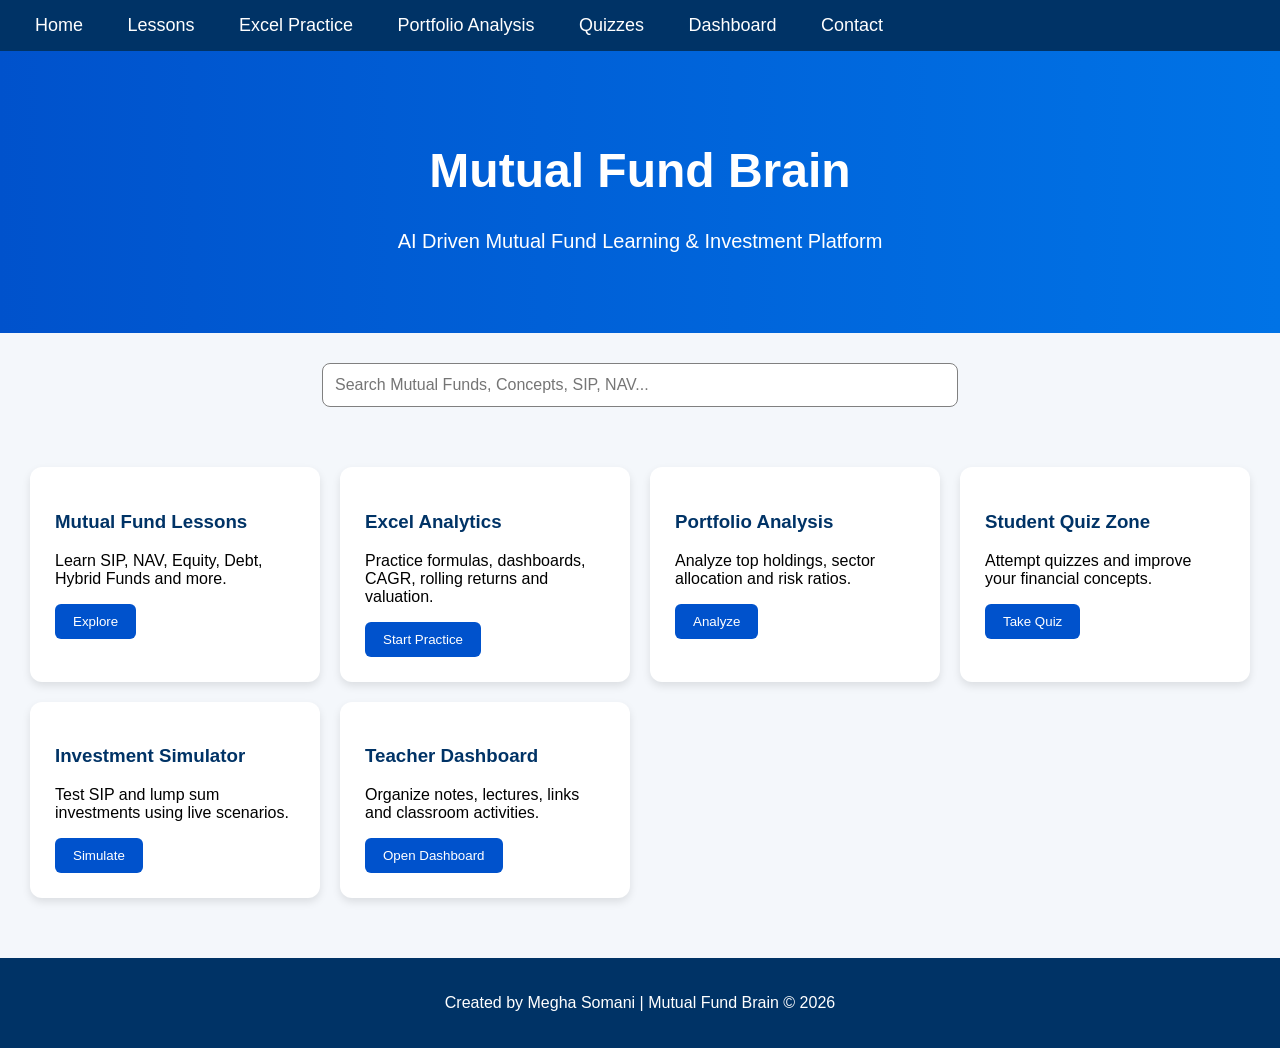
<file: index.html>
<!DOCTYPE html>
<html lang="en">

<head>
    <meta charset="UTF-8">
    <meta name="viewport" content="width=device-width, initial-scale=1.0">
    <title>Mutual Fund Brain</title>

    <style>

        body {
            margin: 0;
            font-family: Arial, sans-serif;
            background-color: #f4f7fb;
        }

        /* Navigation Bar */

        .navbar {
            background-color: #003366;
            overflow: hidden;
            padding: 15px;
        }

        .navbar a {
            color: white;
            text-decoration: none;
            padding: 14px 20px;
            font-size: 18px;
        }

        .navbar a:hover {
            background-color: #0055aa;
            border-radius: 5px;
        }

        /* Hero Section */

        .hero {
            text-align: center;
            padding: 60px 20px;
            background: linear-gradient(to right, #0052cc, #0073e6);
            color: white;
        }

        .hero h1 {
            font-size: 48px;
        }

        .hero p {
            font-size: 20px;
        }

        /* Search Box */

        .search-box {
            text-align: center;
            margin: 30px;
        }

        .search-box input {
            width: 50%;
            padding: 12px;
            font-size: 16px;
            border-radius: 8px;
            border: 1px solid gray;
        }

        /* Cards */

        .container {
            display: grid;
            grid-template-columns: repeat(auto-fit, minmax(250px, 1fr));
            gap: 20px;
            padding: 30px;
        }

        .card {
            background-color: white;
            padding: 25px;
            border-radius: 12px;
            box-shadow: 0px 4px 8px rgba(0,0,0,0.1);
            transition: 0.3s;
        }

        .card:hover {
            transform: scale(1.03);
        }

        .card h3 {
            color: #003366;
        }

        .button {
            background-color: #0052cc;
            color: white;
            padding: 10px 18px;
            border: none;
            border-radius: 6px;
            cursor: pointer;
        }

        .button:hover {
            background-color: #003d99;
        }

        /* Footer */

        footer {
            background-color: #003366;
            color: white;
            text-align: center;
            padding: 20px;
            margin-top: 30px;
        }

    </style>

</head>

<body>

    <!-- Navigation -->

    <div class="navbar">
        <a href="#">Home</a>
        <a href="#">Lessons</a>
        <a href="#">Excel Practice</a>
        <a href="#">Portfolio Analysis</a>
        <a href="#">Quizzes</a>
        <a href="#">Dashboard</a>
        <a href="#">Contact</a>
    </div>

    <!-- Hero Section -->

    <div class="hero">
        <h1>Mutual Fund Brain</h1>
        <p>AI Driven Mutual Fund Learning & Investment Platform</p>
    </div>

    <!-- Search -->

    <div class="search-box">
        <input type="text" placeholder="Search Mutual Funds, Concepts, SIP, NAV...">
    </div>

    <!-- Cards -->

    <div class="container">

        <div class="card">
    <h3>Mutual Fund Lessons</h3>
    <p>Learn SIP, NAV, Equity, Debt, Hybrid Funds and more.</p>

    <a href="lessons.html">
        <button class="button">Explore</button>
    </a>

</div>
        <div class="card">
            <h3>Excel Analytics</h3>
            <p>Practice formulas, dashboards, CAGR, rolling returns and valuation.</p>
            <button class="button">Start Practice</button>
        </div>

        <div class="card">
            <h3>Portfolio Analysis</h3>
            <p>Analyze top holdings, sector allocation and risk ratios.</p>
            <button class="button">Analyze</button>
        </div>

        <div class="card">
            <h3>Student Quiz Zone</h3>
            <p>Attempt quizzes and improve your financial concepts.</p>
            <button class="button">Take Quiz</button>
        </div>

        <div class="card">
            <h3>Investment Simulator</h3>
            <p>Test SIP and lump sum investments using live scenarios.</p>
            <button class="button">Simulate</button>
        </div>

        <div class="card">
            <h3>Teacher Dashboard</h3>
            <p>Organize notes, lectures, links and classroom activities.</p>
            <button class="button">Open Dashboard</button>
        </div>

    </div>

    <!-- Footer -->

    <footer>
        <p>Created by Megha Somani | Mutual Fund Brain © 2026</p>
    </footer>

</body>

</html>
</file>
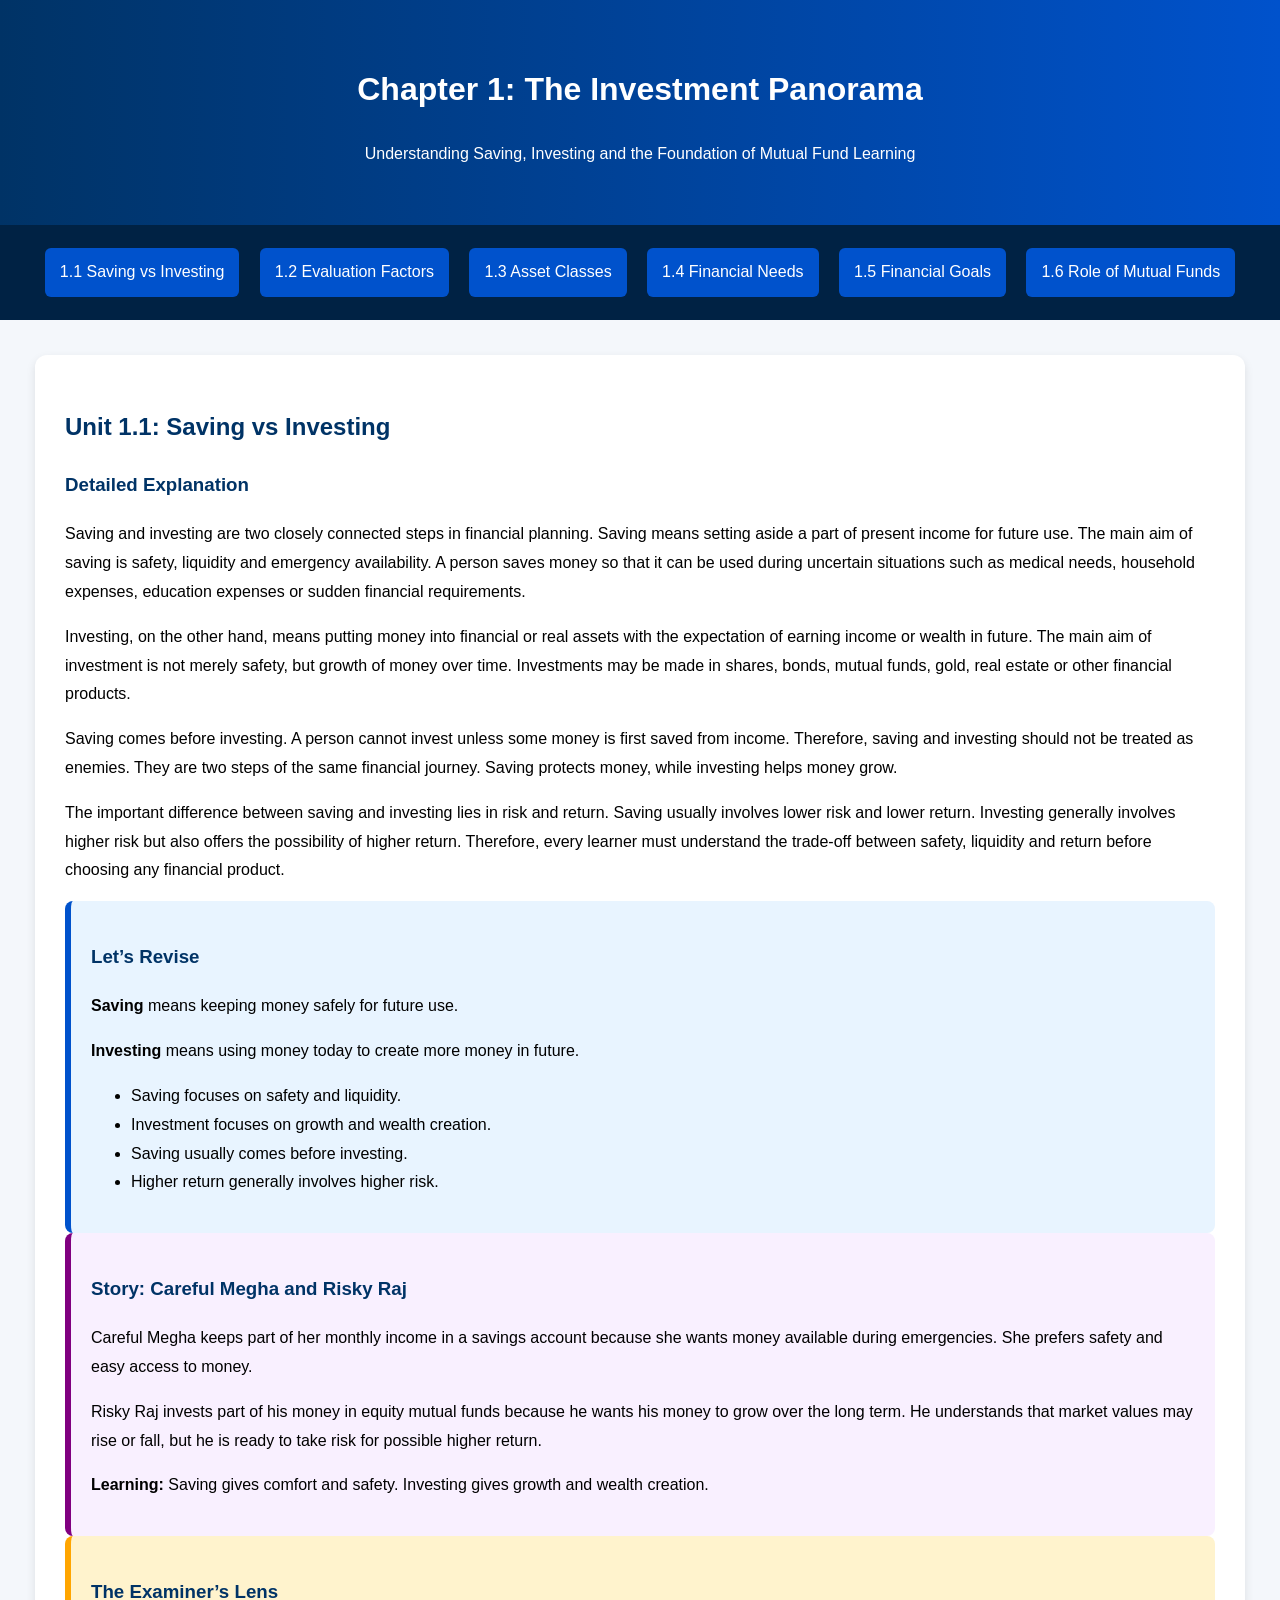
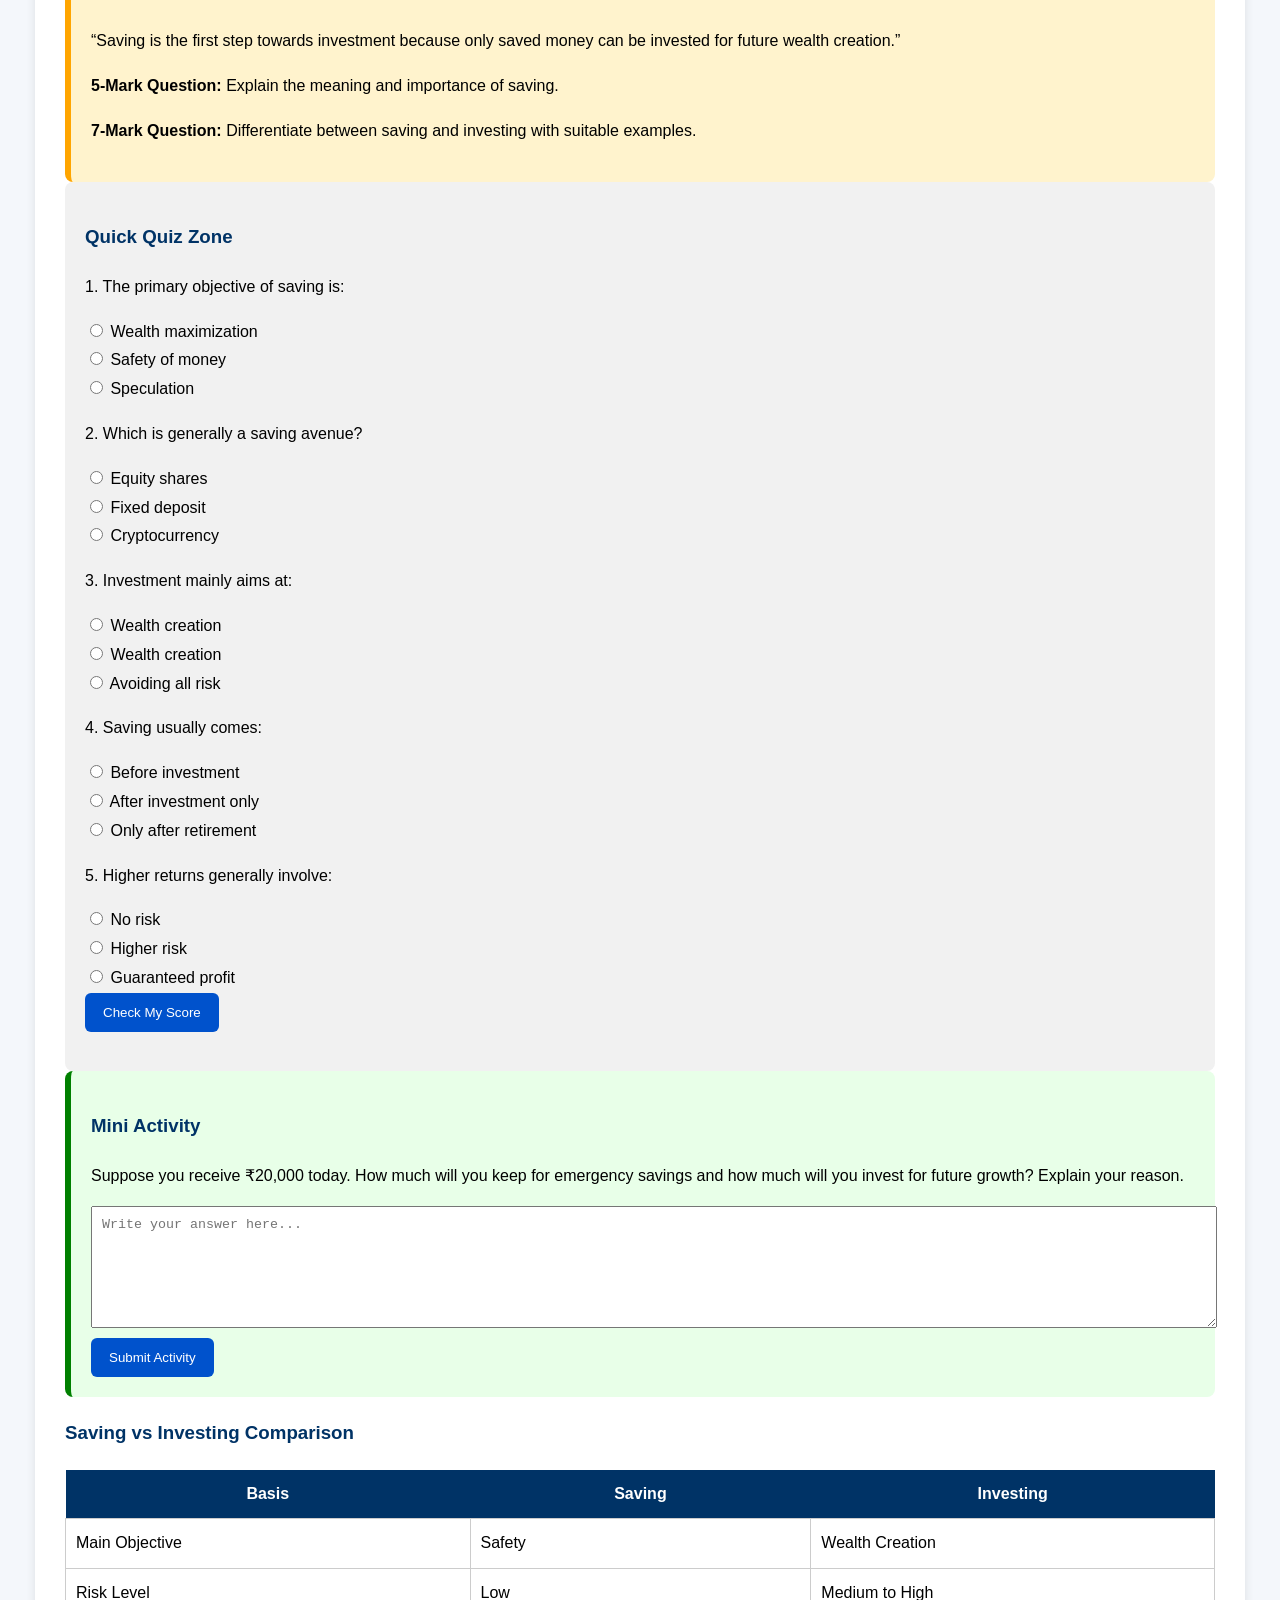
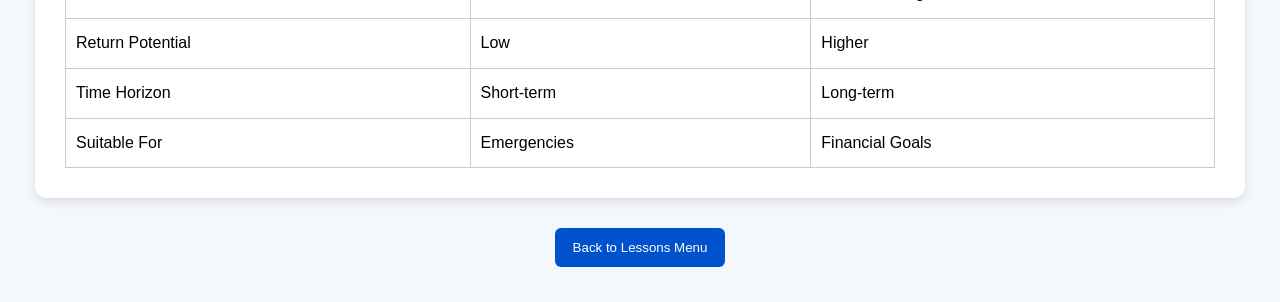
<file: chapter 1.html>
<!DOCTYPE html>
<html>
<head>
    <title>Chapter 1: The Investment Panorama</title>
    <style>
        body { font-family: Arial; background:#f4f7fb; margin:0; line-height:1.8; }
        .header { background:linear-gradient(to right,#003366,#0052cc); color:white; text-align:center; padding:40px; }
        .nav { background:#002244; padding:15px; text-align:center; }
        .nav a { color:white; text-decoration:none; margin:8px; padding:10px 15px; background:#0052cc; border-radius:6px; display:inline-block; }
        .container { padding:35px; }
        .section { background:white; padding:30px; margin-bottom:30px; border-radius:12px; box-shadow:0 4px 10px rgba(0,0,0,0.1); }
        h2, h3 { color:#003366; }
        .revise { background:#e8f4ff; border-left:6px solid #0052cc; padding:20px; border-radius:8px; }
        .story { background:#f9f0ff; border-left:6px solid purple; padding:20px; border-radius:8px; }
        .examiner { background:#fff3cd; border-left:6px solid orange; padding:20px; border-radius:8px; }
        .quiz { background:#f1f1f1; padding:20px; border-radius:8px; }
        .activity { background:#e8ffe8; border-left:6px solid green; padding:20px; border-radius:8px; }
        textarea { width:100%; height:100px; padding:10px; }
        button { background:#0052cc; color:white; border:none; padding:12px 18px; border-radius:6px; cursor:pointer; }
        button:hover { background:#003d99; }
        table { width:100%; border-collapse:collapse; margin-top:20px; }
        th { background:#003366; color:white; padding:10px; }
        td { border:1px solid #ccc; padding:10px; }
        a.home { color:white; text-decoration:none; }
    </style>
</head>

<body>

<div class="header">
    <h1>Chapter 1: The Investment Panorama</h1>
    <p>Understanding Saving, Investing and the Foundation of Mutual Fund Learning</p>
</div>

<div class="nav">
    <a href="#unit1">1.1 Saving vs Investing</a>
    <a href="#">1.2 Evaluation Factors</a>
    <a href="#">1.3 Asset Classes</a>
    <a href="#">1.4 Financial Needs</a>
    <a href="#">1.5 Financial Goals</a>
    <a href="#">1.6 Role of Mutual Funds</a>
</div>

<div class="container">

<div class="section" id="unit1">
    <h2>Unit 1.1: Saving vs Investing</h2>

    <h3>Detailed Explanation</h3>

    <p>
        Saving and investing are two closely connected steps in financial planning.
        Saving means setting aside a part of present income for future use. The main aim of saving is safety, liquidity and emergency availability.
        A person saves money so that it can be used during uncertain situations such as medical needs, household expenses, education expenses or sudden financial requirements.
    </p>

    <p>
        Investing, on the other hand, means putting money into financial or real assets with the expectation of earning income or wealth in future.
        The main aim of investment is not merely safety, but growth of money over time. Investments may be made in shares, bonds, mutual funds, gold, real estate or other financial products.
    </p>

    <p>
        Saving comes before investing. A person cannot invest unless some money is first saved from income.
        Therefore, saving and investing should not be treated as enemies. They are two steps of the same financial journey.
        Saving protects money, while investing helps money grow.
    </p>

    <p>
        The important difference between saving and investing lies in risk and return.
        Saving usually involves lower risk and lower return. Investing generally involves higher risk but also offers the possibility of higher return.
        Therefore, every learner must understand the trade-off between safety, liquidity and return before choosing any financial product.
    </p>

    <div class="revise">
        <h3>Let’s Revise</h3>
        <p><b>Saving</b> means keeping money safely for future use.</p>
        <p><b>Investing</b> means using money today to create more money in future.</p>

        <ul>
            <li>Saving focuses on safety and liquidity.</li>
            <li>Investment focuses on growth and wealth creation.</li>
            <li>Saving usually comes before investing.</li>
            <li>Higher return generally involves higher risk.</li>
        </ul>
    </div>

    <div class="story">
        <h3>Story: Careful Megha and Risky Raj</h3>

        <p>
            Careful Megha keeps part of her monthly income in a savings account because she wants money available during emergencies.
            She prefers safety and easy access to money.
        </p>

        <p>
            Risky Raj invests part of his money in equity mutual funds because he wants his money to grow over the long term.
            He understands that market values may rise or fall, but he is ready to take risk for possible higher return.
        </p>

        <p><b>Learning:</b> Saving gives comfort and safety. Investing gives growth and wealth creation.</p>
    </div>

    <div class="examiner">
        <h3>The Examiner’s Lens</h3>

        <p>
            “Saving is the first step towards investment because only saved money can be invested for future wealth creation.”
        </p>

        <p><b>5-Mark Question:</b> Explain the meaning and importance of saving.</p>
        <p><b>7-Mark Question:</b> Differentiate between saving and investing with suitable examples.</p>
    </div>

    <div class="quiz">
        <h3>Quick Quiz Zone</h3>

        <p>1. The primary objective of saving is:</p>
        <input type="radio" name="q1"> Wealth maximization<br>
        <input type="radio" name="q1" data-correct="yes"> Safety of money<br>
        <input type="radio" name="q1"> Speculation<br>

        <p>2. Which is generally a saving avenue?</p>
        <input type="radio" name="q2"> Equity shares<br>
        <input type="radio" name="q2" data-correct="yes"> Fixed deposit<br>
        <input type="radio" name="q2"> Cryptocurrency<br>

        <p>3. Investment mainly aims at:</p>
        <input type="radio" name="q3"> Wealth creation<br>
        <input type="radio" name="q3" data-correct="yes"> Wealth creation<br>
        <input type="radio" name="q3"> Avoiding all risk<br>

        <p>4. Saving usually comes:</p>
        <input type="radio" name="q4" data-correct="yes"> Before investment<br>
        <input type="radio" name="q4"> After investment only<br>
        <input type="radio" name="q4"> Only after retirement<br>

        <p>5. Higher returns generally involve:</p>
        <input type="radio" name="q5"> No risk<br>
        <input type="radio" name="q5" data-correct="yes"> Higher risk<br>
        <input type="radio" name="q5"> Guaranteed profit<br>

        <button onclick="checkScore()">Check My Score</button>
        <h3 id="score"></h3>
    </div>

    <div class="activity">
        <h3>Mini Activity</h3>
        <p>
            Suppose you receive ₹20,000 today. How much will you keep for emergency savings and how much will you invest for future growth? Explain your reason.
        </p>
        <textarea placeholder="Write your answer here..."></textarea><br>
        <button onclick="alert('Activity submitted for self-practice!')">Submit Activity</button>
    </div>

    <h3>Saving vs Investing Comparison</h3>

    <table>
        <tr>
            <th>Basis</th>
            <th>Saving</th>
            <th>Investing</th>
        </tr>
        <tr>
            <td>Main Objective</td>
            <td>Safety</td>
            <td>Wealth Creation</td>
        </tr>
        <tr>
            <td>Risk Level</td>
            <td>Low</td>
            <td>Medium to High</td>
        </tr>
        <tr>
            <td>Return Potential</td>
            <td>Low</td>
            <td>Higher</td>
        </tr>
        <tr>
            <td>Time Horizon</td>
            <td>Short-term</td>
            <td>Long-term</td>
        </tr>
        <tr>
            <td>Suitable For</td>
            <td>Emergencies</td>
            <td>Financial Goals</td>
        </tr>
    </table>

</div>

<center>
    <button><a class="home" href="lessons.html">Back to Lessons Menu</a></button>
</center>

</div>

<script>
function checkScore() {
    let score = 0;
    let correctAnswers = document.querySelectorAll('input[data-correct="yes"]');

    correctAnswers.forEach(function(answer) {
        if (answer.checked) {
            score++;
        }
    });

    let feedback = "";

    if (score == 5) {
        feedback = "Excellent Financial Foundation!";
    } else if (score >= 3) {
        feedback = "Good Understanding. Revise once more.";
    } else {
        feedback = "Please revise the concept again.";
    }

    document.getElementById("score").innerHTML = "Your Score: " + score + " / 5<br>" + feedback;
}
</script>

</body>
</html>
</file>
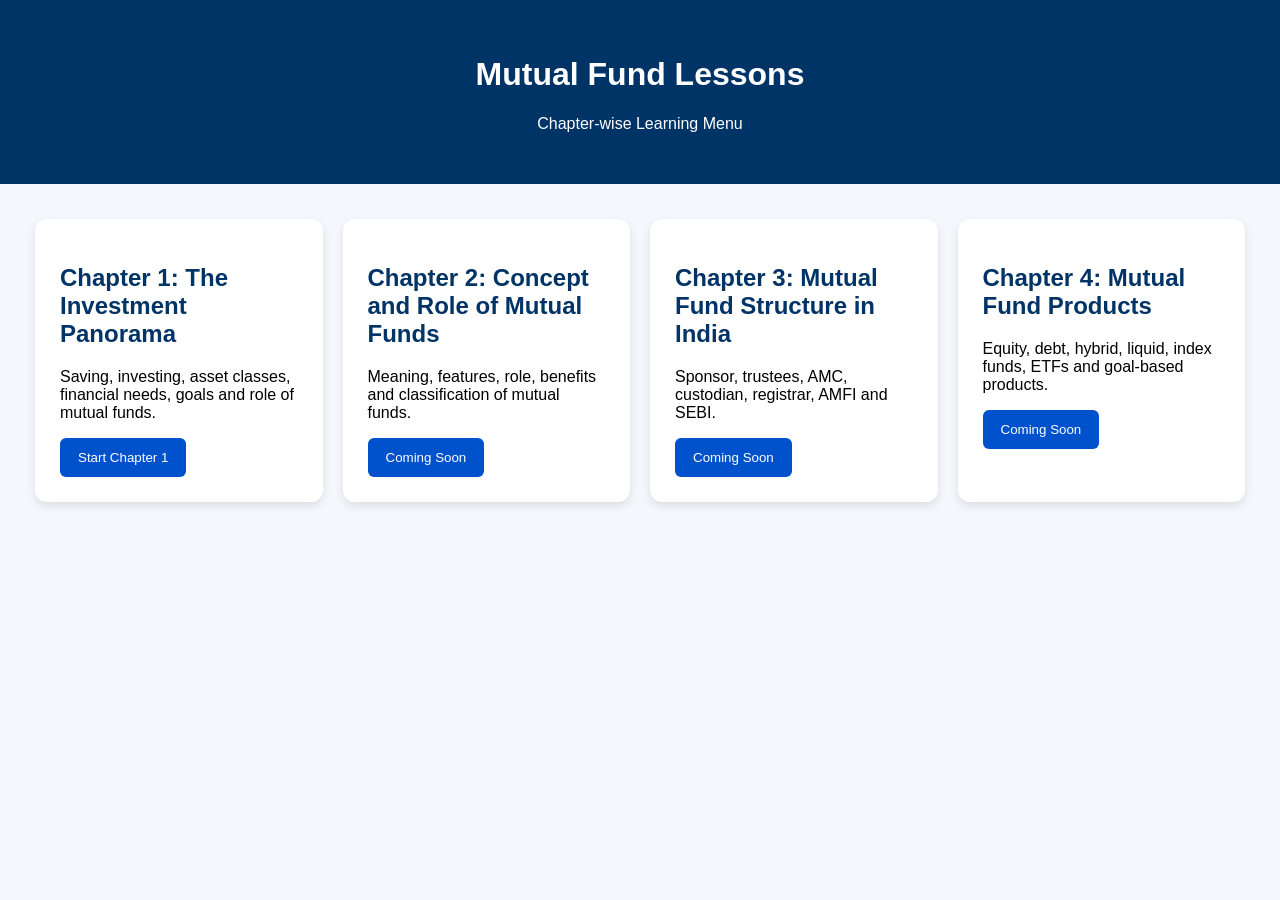
<file: lessons.html>
<!DOCTYPE html>
<html>
<head>
    <title>Mutual Fund Lessons</title>
    <style>
        body { font-family: Arial; background:#f4f7fb; margin:0; }
        .header { background:#003366; color:white; text-align:center; padding:35px; }
        .container { padding:35px; display:grid; grid-template-columns:repeat(auto-fit,minmax(280px,1fr)); gap:20px; }
        .card { background:white; padding:25px; border-radius:12px; box-shadow:0 4px 10px rgba(0,0,0,0.1); }
        h2 { color:#003366; }
        button { background:#0052cc; color:white; border:none; padding:12px 18px; border-radius:6px; cursor:pointer; }
        button:hover { background:#003d99; }
        a { text-decoration:none; color:white; }
    </style>
</head>
<body>

<div class="header">
    <h1>Mutual Fund Lessons</h1>
    <p>Chapter-wise Learning Menu</p>
</div>

<div class="container">

    <div class="card">
        <h2>Chapter 1: The Investment Panorama</h2>
        <p>Saving, investing, asset classes, financial needs, goals and role of mutual funds.</p>
        <a href="chapter1.html"><button>Start Chapter 1</button></a>
    </div>

    <div class="card">
        <h2>Chapter 2: Concept and Role of Mutual Funds</h2>
        <p>Meaning, features, role, benefits and classification of mutual funds.</p>
        <button>Coming Soon</button>
    </div>

    <div class="card">
        <h2>Chapter 3: Mutual Fund Structure in India</h2>
        <p>Sponsor, trustees, AMC, custodian, registrar, AMFI and SEBI.</p>
        <button>Coming Soon</button>
    </div>

    <div class="card">
        <h2>Chapter 4: Mutual Fund Products</h2>
        <p>Equity, debt, hybrid, liquid, index funds, ETFs and goal-based products.</p>
        <button>Coming Soon</button>
    </div>

</div>

</body>
</html>
</file>
